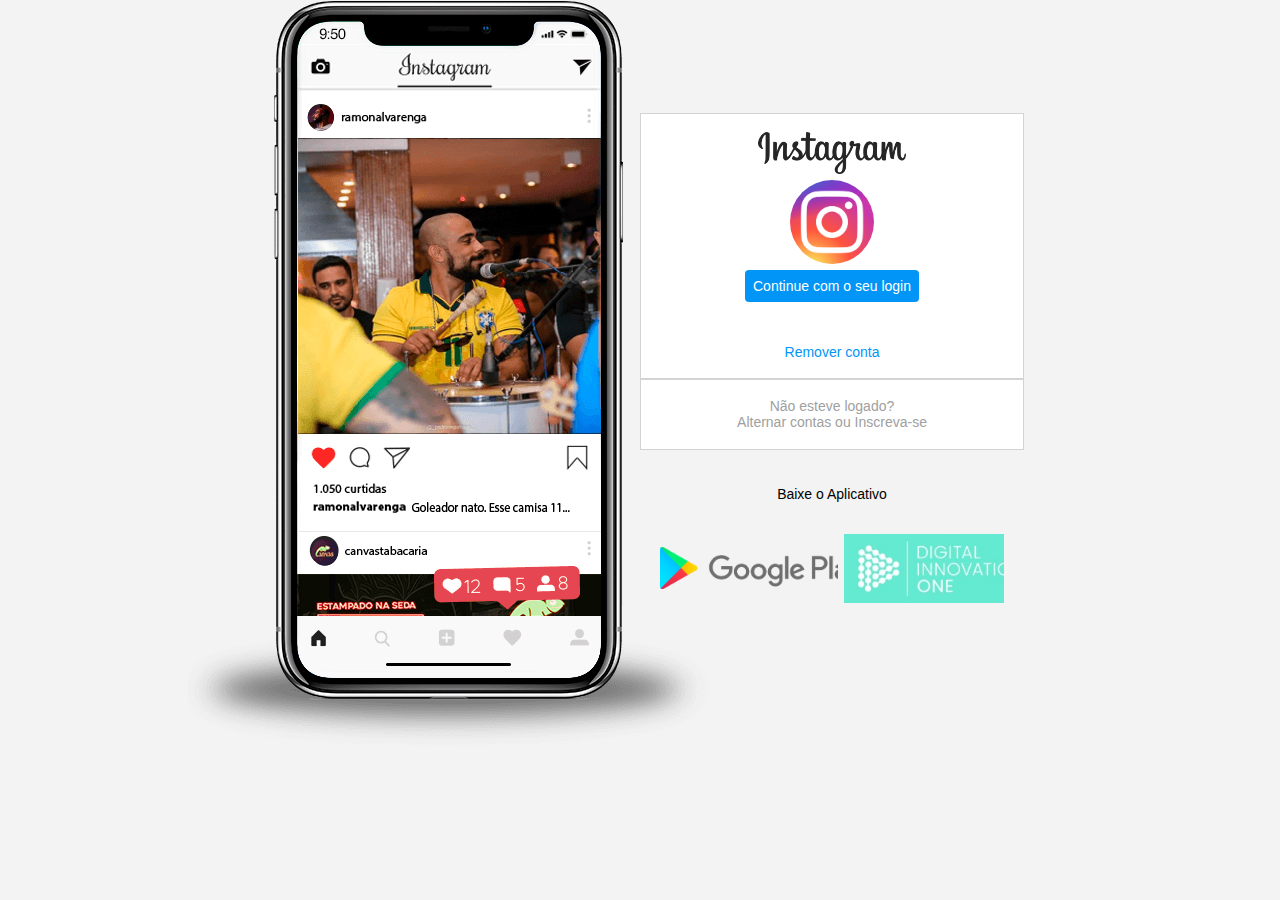
<file: Recriando a página inicial do instagram_25102020/Projeto/index.html>
<!DOCTYPE html>
<html lang="en">
<head>
    <meta charset="UTF-8">
    <meta name="viewport" content="width=device-width, initial-scale=1.0">
    <title>Instagram</title>
    <link rel="stylesheet" href="style.css">

</head>
<body>
    
    <div class="instagram-wrapper">
        <div class="instagram-phone">
            <img src="img/cell2.png" alt="celular">
        </div>
        <div class="instagram-continue">
            <div class="group">
                <img src="img/instagram-logo-10.png" alt="Instagram-logo" class="instagram-logo">
                <div class="profile">
                    <img src="img/instagram-logo.png" alt="Minha foto" class="instagram-logo">
                </div>
                    <a href="#" class="instagram-login">Continue com o seu login</a><br>
                    <a href="#" class="instagram-logout">Remover conta</a>
                
                 </div>
                 
                <div class="group">

                    <p class="not-account">Não esteve logado?</p>                 
                       <p class="not-account">
                        <span class="Link-blue">Alternar contas</span>
                        ou
                        <span class="link-blue">Inscreva-se</span>
                    </p>
                </div>

                <div class="get-the-app">
                    <p class="get-the-app">Baixe o Aplicativo</p>
                    <div class="download">
                        <a target="_blank" href="https://play.google.com/store?hl=pt&gl=US" class="app-download"></a>
                        <a target="_blank" href="https://digitalinnovation.one/sign-in" class="app-download"></a>                   
                </div>
            

        </div>



    </div>


</body>
</html>
</file>
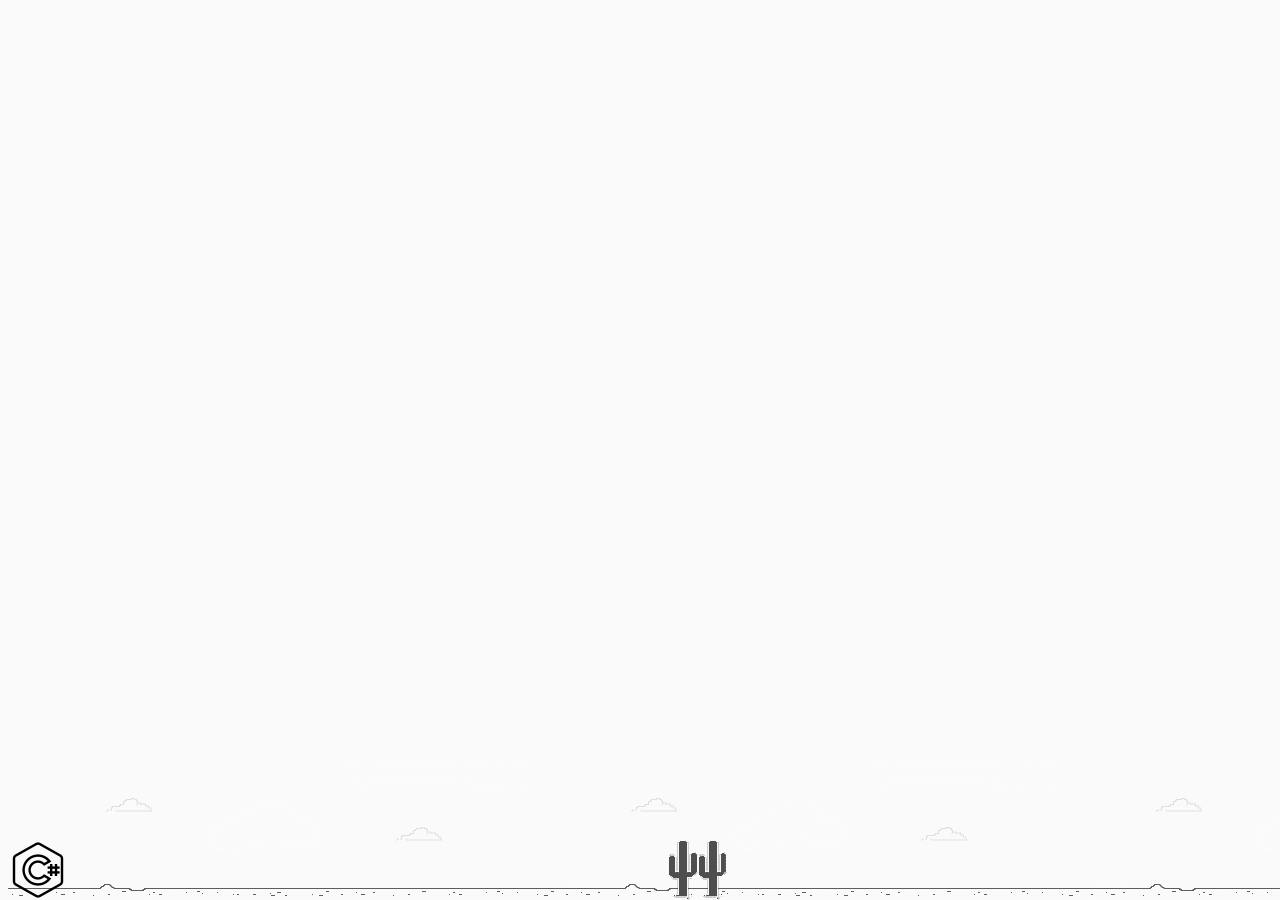
<file: Recriando o famoso jogo do dinossauro sem internet/dinoGame/index.html>
<!DOCTYPE html>
<html lang="en">

<head>
    <meta charset="UTF-8">
    <meta name="viewport" content="width=device-width, initial-scale=1.0">
    <title>Dio Dino Game</title>
    <link rel="stylesheet" href="style.css">
    <script src="script.js" charset="UTF-8" defer></script>
</head>

<body>
    <div class="background">
        <div class="dino"></div>
    </div>

</body>

</html>
</file>
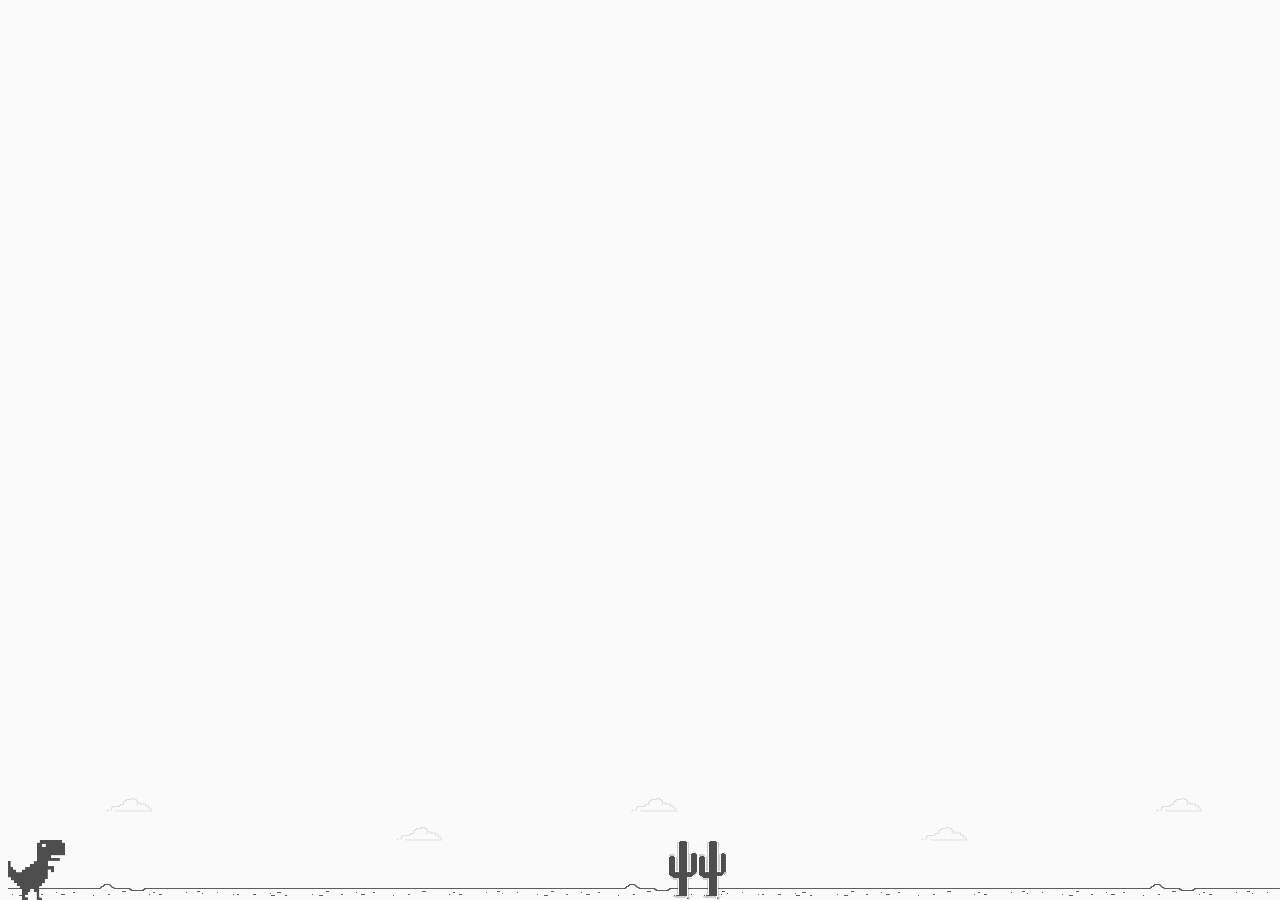
<file: Recriando o famoso jogo do dinossauro sem internet/dinoGame/dio-dino-game/index.html>
<!DOCTYPE html>
<html lang="pt-br">
<head>
  <meta charset="UTF-8">
  <title>Dio Dino Game</title>
  <link rel="stylesheet" href="style.css"></link>
  <script src="script.js" charset="UTF-8" defer></script>
</head>
<body>
  <div class="background">
    <div class="dino"></div>
  </div>
</body>
</html>
</file>
<file: Recriando a página inicial do instagram_25102020/Projeto/style.css>
*{
    padding: 0;
    margin: 0;
    box-sizing: border-box;
    text-decoration: none;
    font-family: sans-serif;
    font-size: 14px;
}

body{
    width: 100%;
    min-height: 100vh;
    background-color:rgb(243, 243, 243);
    display: flex;
    justify-content: center;
}

.instagram-wrapper{
    display: flex;
    align-items: center;
    justify-content: start;
    width: 60%;
    height: 100%;

}

.instagram-phone{
    display:flex;
    align-items: center;
    justify-content: center;
    width: 50%;
}

.instagram-phone img{
    min-height: 37rem;
}

.instagram-continue{
    display: flex;
    align-items: center;
    justify-content: space-around;
    flex-direction: column;
    width: 50%;
    min-height: 37rem;
}

.group{
    display:flex;
    justify-content: space-between;
    align-items: center;
    flex-direction: column;
    background-color: #FFFFFF;
    width: 100%;
    padding: 1.3rem 0;
    border: 1px solid lightgray;

}

.group:nth-child(1){
    min-height: 19rem;
}

.instagram-logo{
    height: 3rem;
}

.profile{
    display: flex;
    justify-content: center;
    align-items: center;
    border-radius: 50%;
    overflow: hidden;
}

.profile img{
    height: 6rem;
}

.instagram-login{
    background-color: #0095f6;
    color: #FFFFFF;
    padding: 8px;
    border-radius: 4px;

}

.instagram-logout{
    color: #0095f6;
    margin-top: 1rem;
}

.not-account{
    color:rgb(160, 160, 160);
}

.link-blue{
    columns: #0095f6;
}

.get-the-app{
    display:flex;
    flex-direction: column;
    align-items: center;
    justify-content: center;
    width: 100%;
    padding: 1.3rem 0;

}

.download{
    display:flex;
    width:100%;
    justify-content: space-evenly;
    align-items: center;
    padding: 1rem;
}

.app-download{
    height: 3rem;
    width: 10rem;
    background-size: cover;
}

.app-download:nth-child(1){
    width: 50%;

    background-image: url('./img/google-play-logo.png');

    
}

.app-download:nth-child(2){
    justify-content:start;
    height: 4.9rem;
    width:45%;
    background-image: url('./img/Digio.jpg');
}

/* media queries */

@media (max-width: 1024px;){
    .instagram-wrapper{
        width:90%;
    }
}

@media(max-width: 650px){
    body{
        background-color: #FFFFFF;
    }
    
    .instagram-wrapper{
        width:90%;
    }
    .instagram-phone{
        display: none;
    }

    .instagram-continue{
        width: 100%;
    }

    .group{
        border: 1px solid transparent;
    }

    .app-download{
        width:50%;
    }
}
</file>
<file: Recriando o famoso jogo do dinossauro sem internet/dinoGame/style.css>
body{
  background:#fafafa;
}
.dino {
  width: 60px;
  height: 60px;
  background-image: url(newDino.png);
  position: absolute;
  bottom: 0;
}

.cactus{
  position: absolute;
  width: 60px;
  height: 60px;
  bottom: 0;
  background-image: url(cactus.png);
}

.Game-Over{
  text-align: center;
  color: #666666;
  margin-top: 50px;
  font-family: arial;
}

@keyframes slideright {
  from {
    background-position: 70000%;
  }

  to{
    background-position: 0;

  }
}

.background{
  position: absolute;
  bottom: 0;
  background-image: url(background.png);
  background-repeat: repeat-x;
  animation:slideright 600s infinite linear;
  width: 100%;
  height: 200px;

}
</file>
<file: Recriando o famoso jogo do dinossauro sem internet/dinoGame/dio-dino-game/style.css>
body {
  background: #fafafa;
}

.dino {
  position: absolute;
  bottom: 0;
  background-image: url(dino.png);
  width: 60px;
  height: 60px;
}

.cactus {
  position: absolute;
  width: 60px;
  height: 60px;
  bottom: 0;
  background-image: url(cactus.png);
}

.game-over {
  text-align: center;
  color: #666;
  margin: 50px 0;
  font-family: arial;
}

@keyframes slideright {
  from {
      background-position: 70000%;
  }
  to {
      background-position: 0%;
  }
}

.background {
  position: absolute;
  bottom: 0px;
  background-image: url('background.png');
  background-repeat: repeat-x;
  animation: slideright 600s infinite linear;
  -webkit-animation: slideright 600s infinite linear;
  width: 100%;
  height: 200px;
}
</file>
